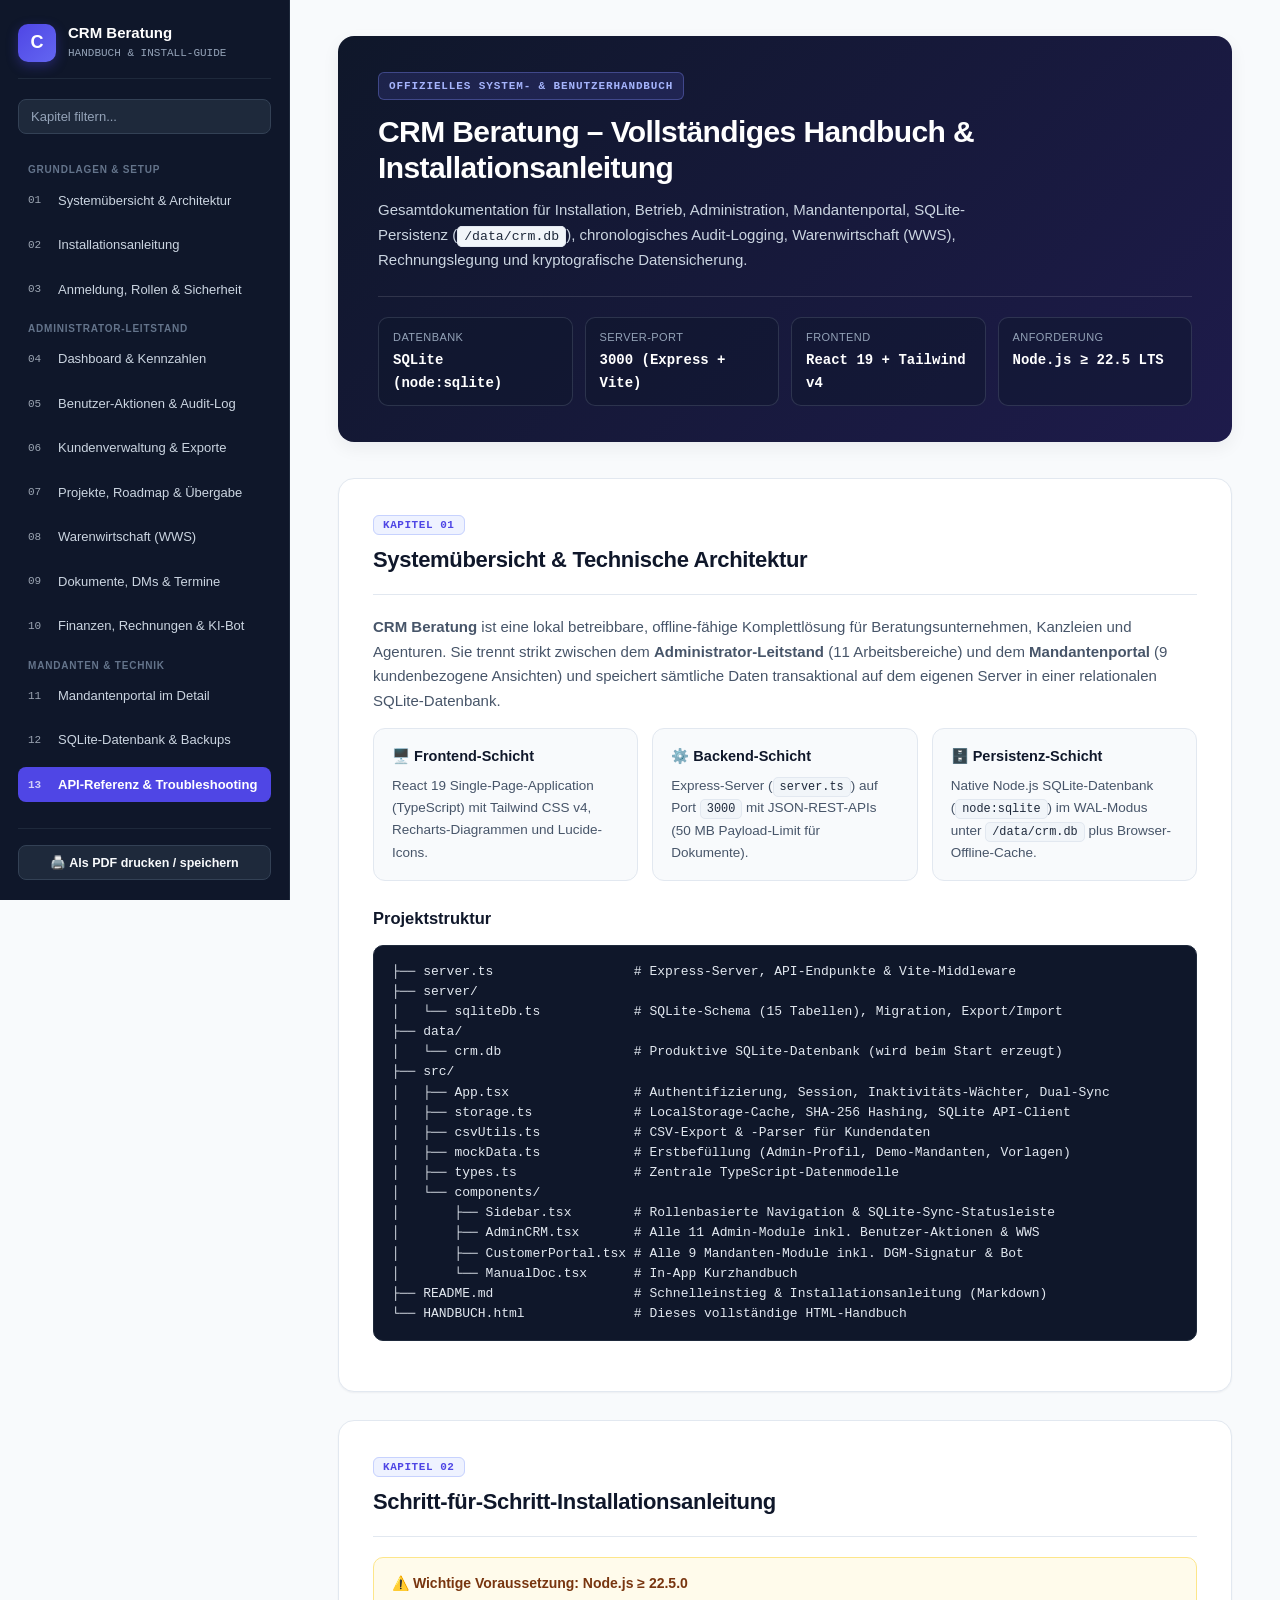
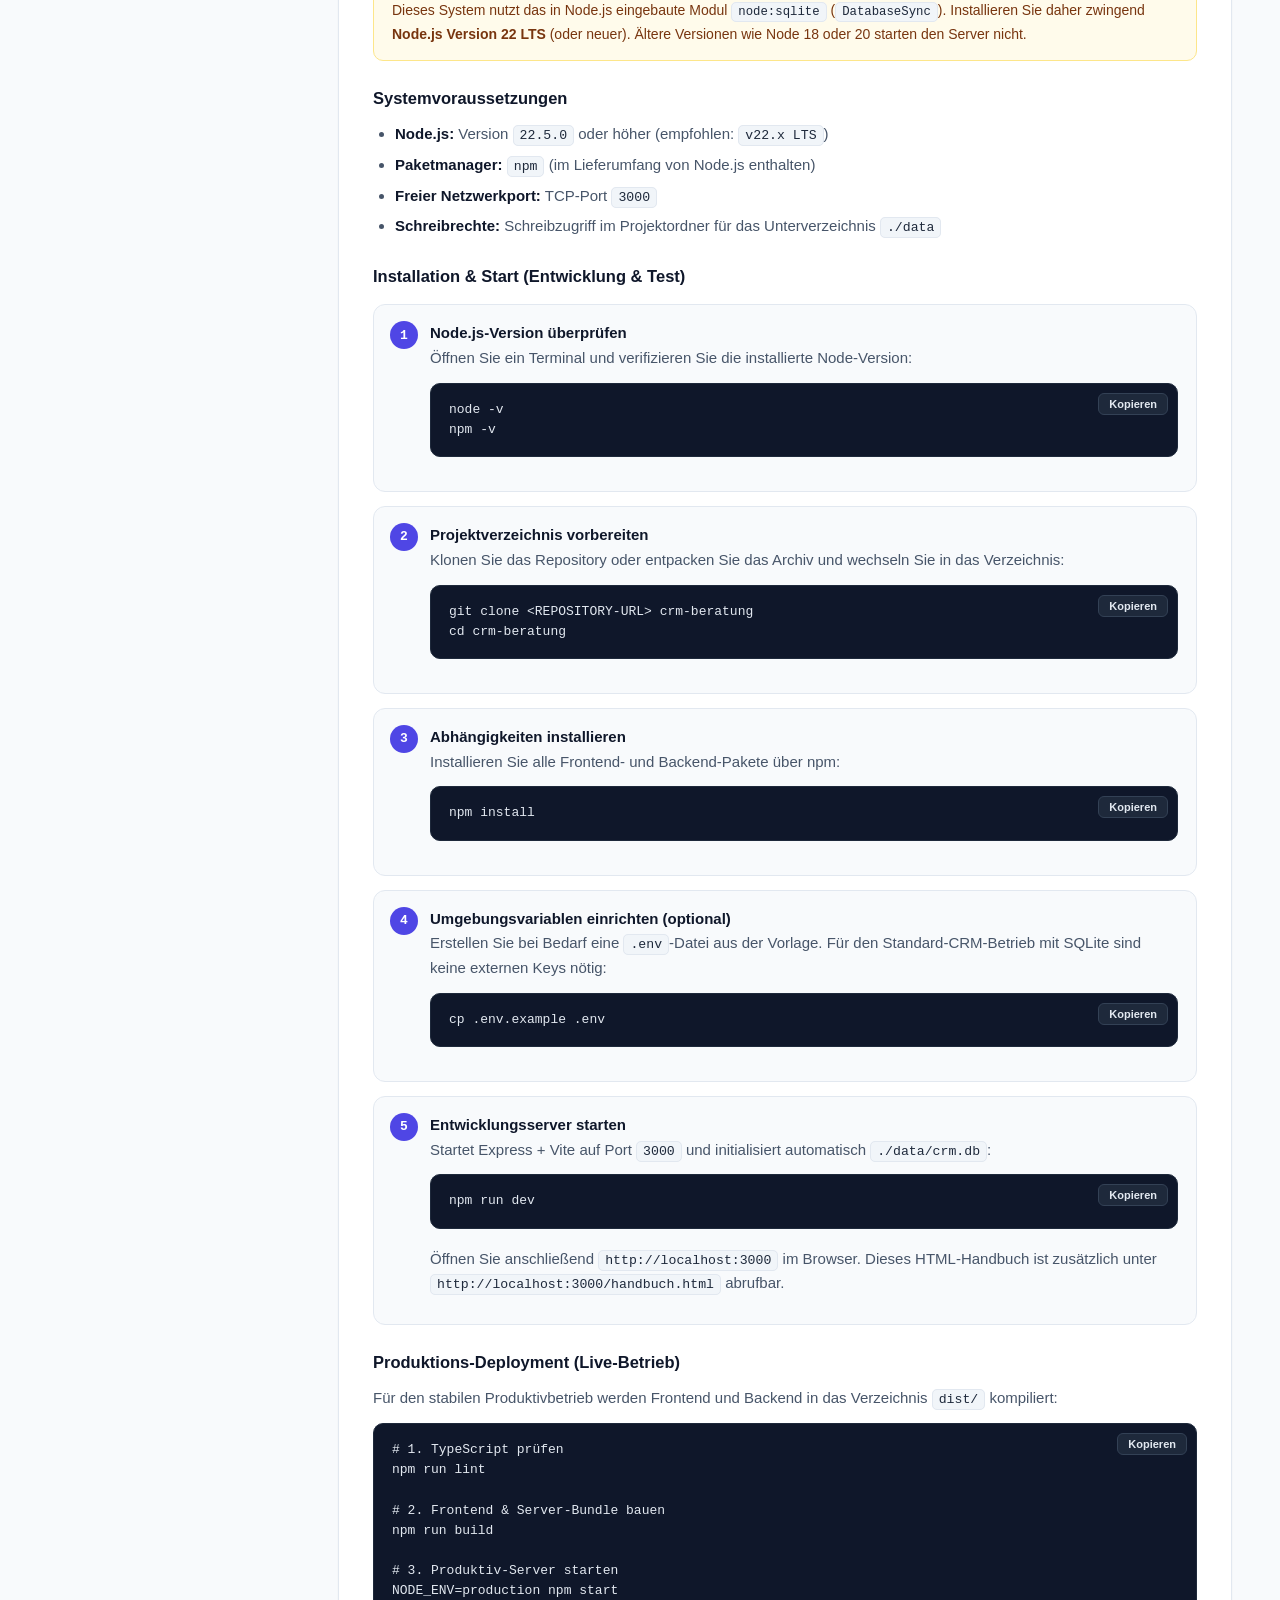
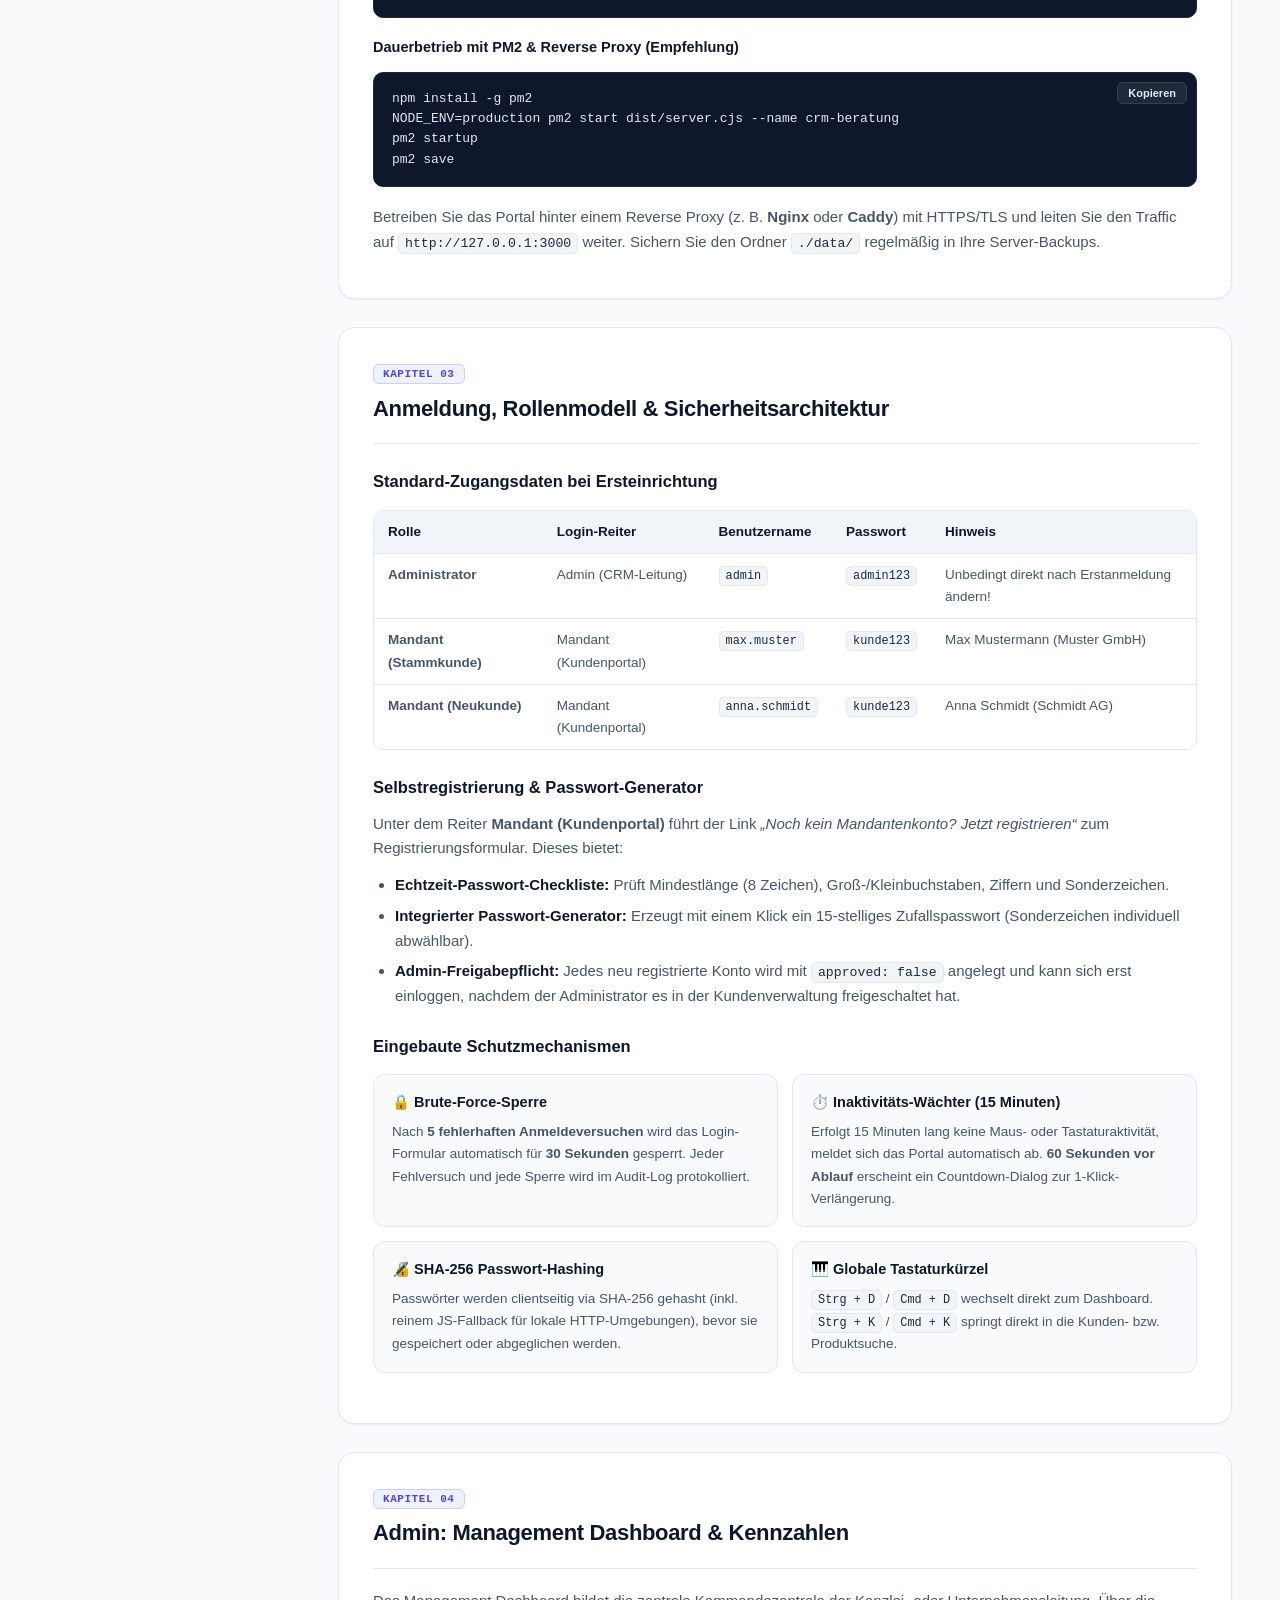
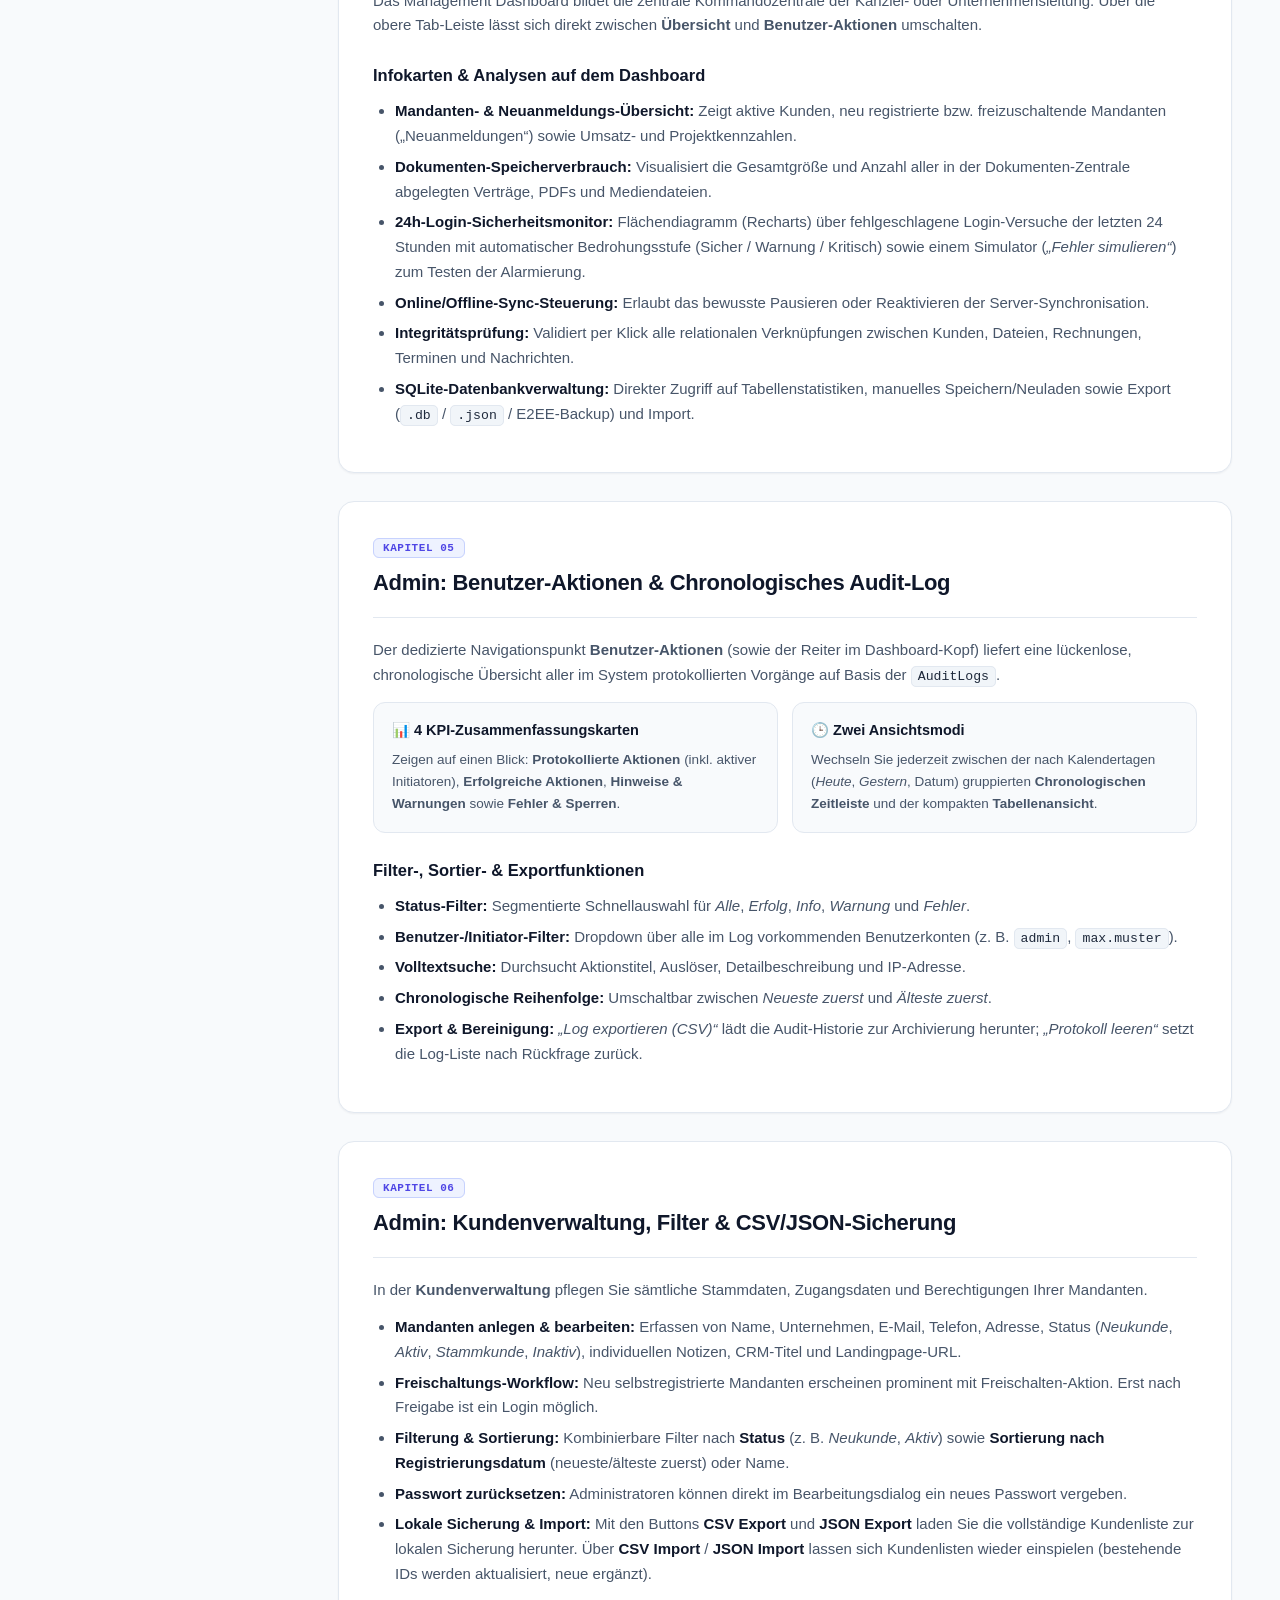
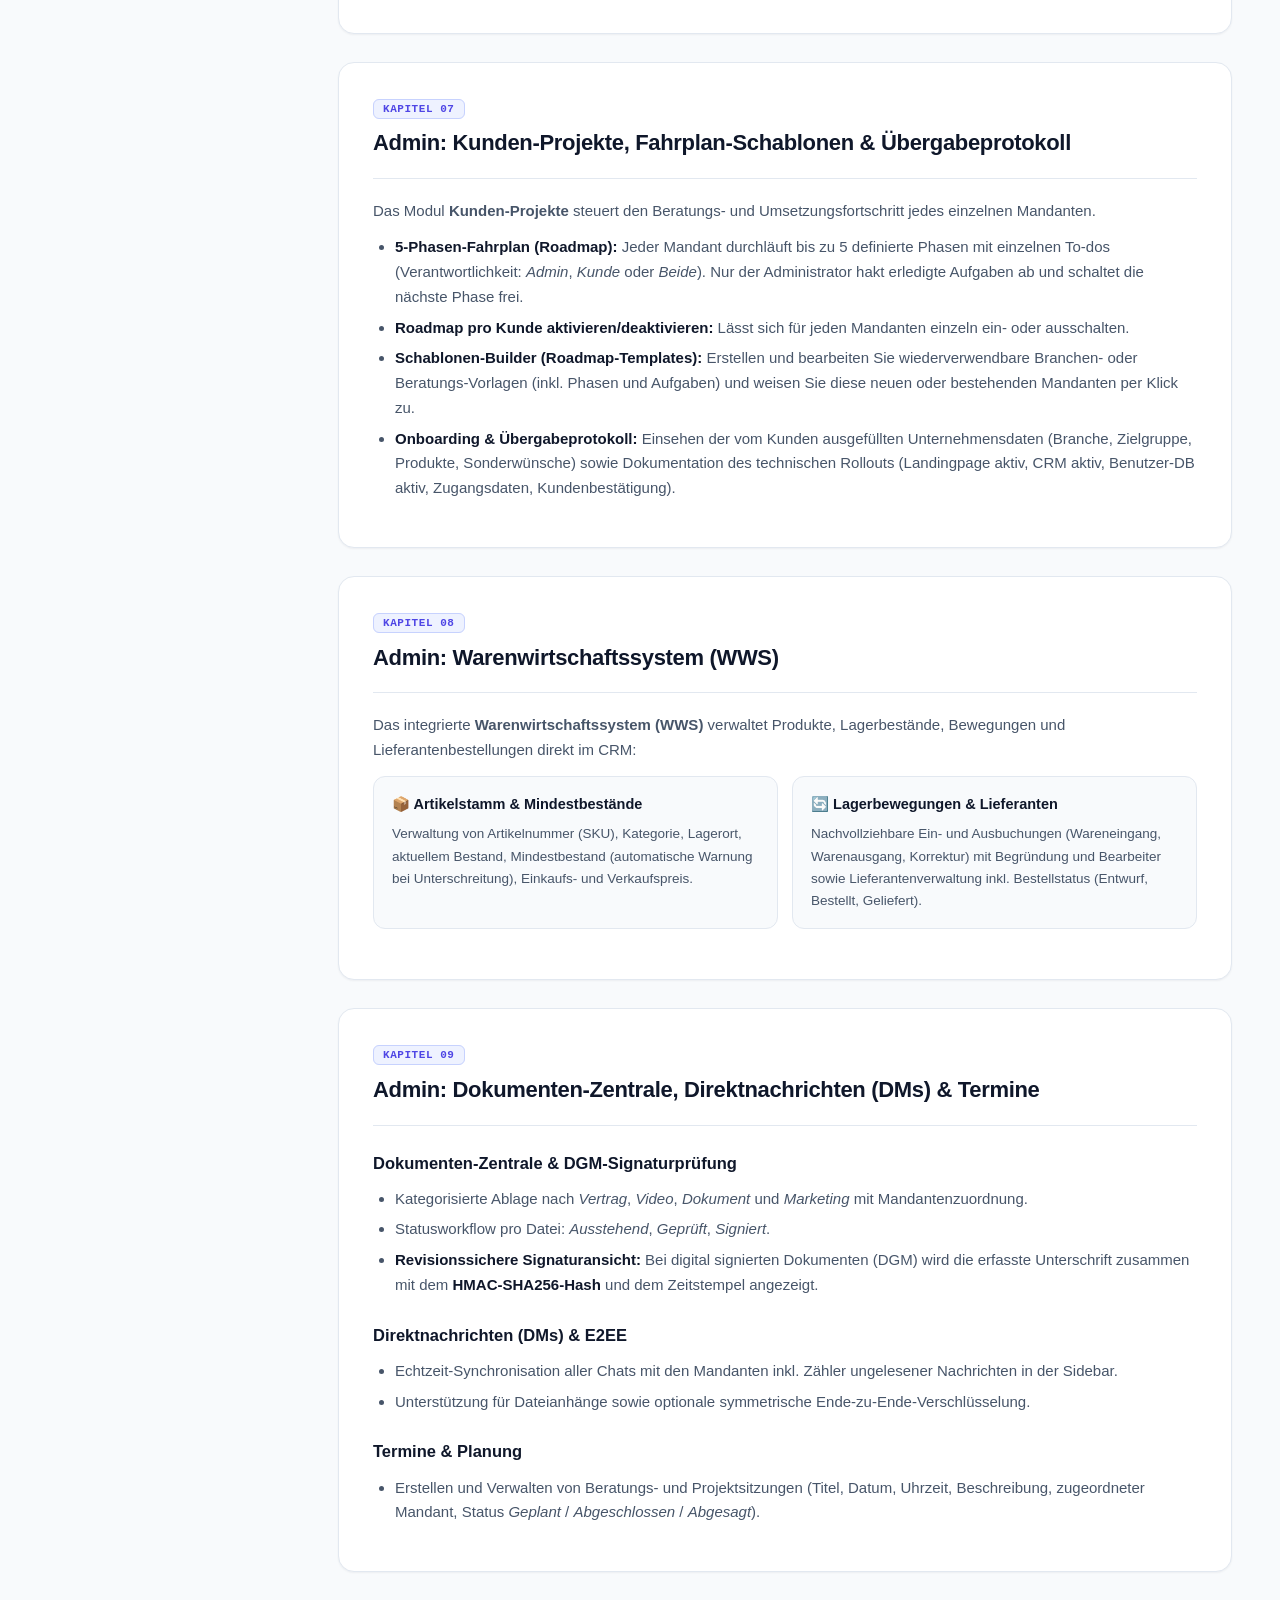
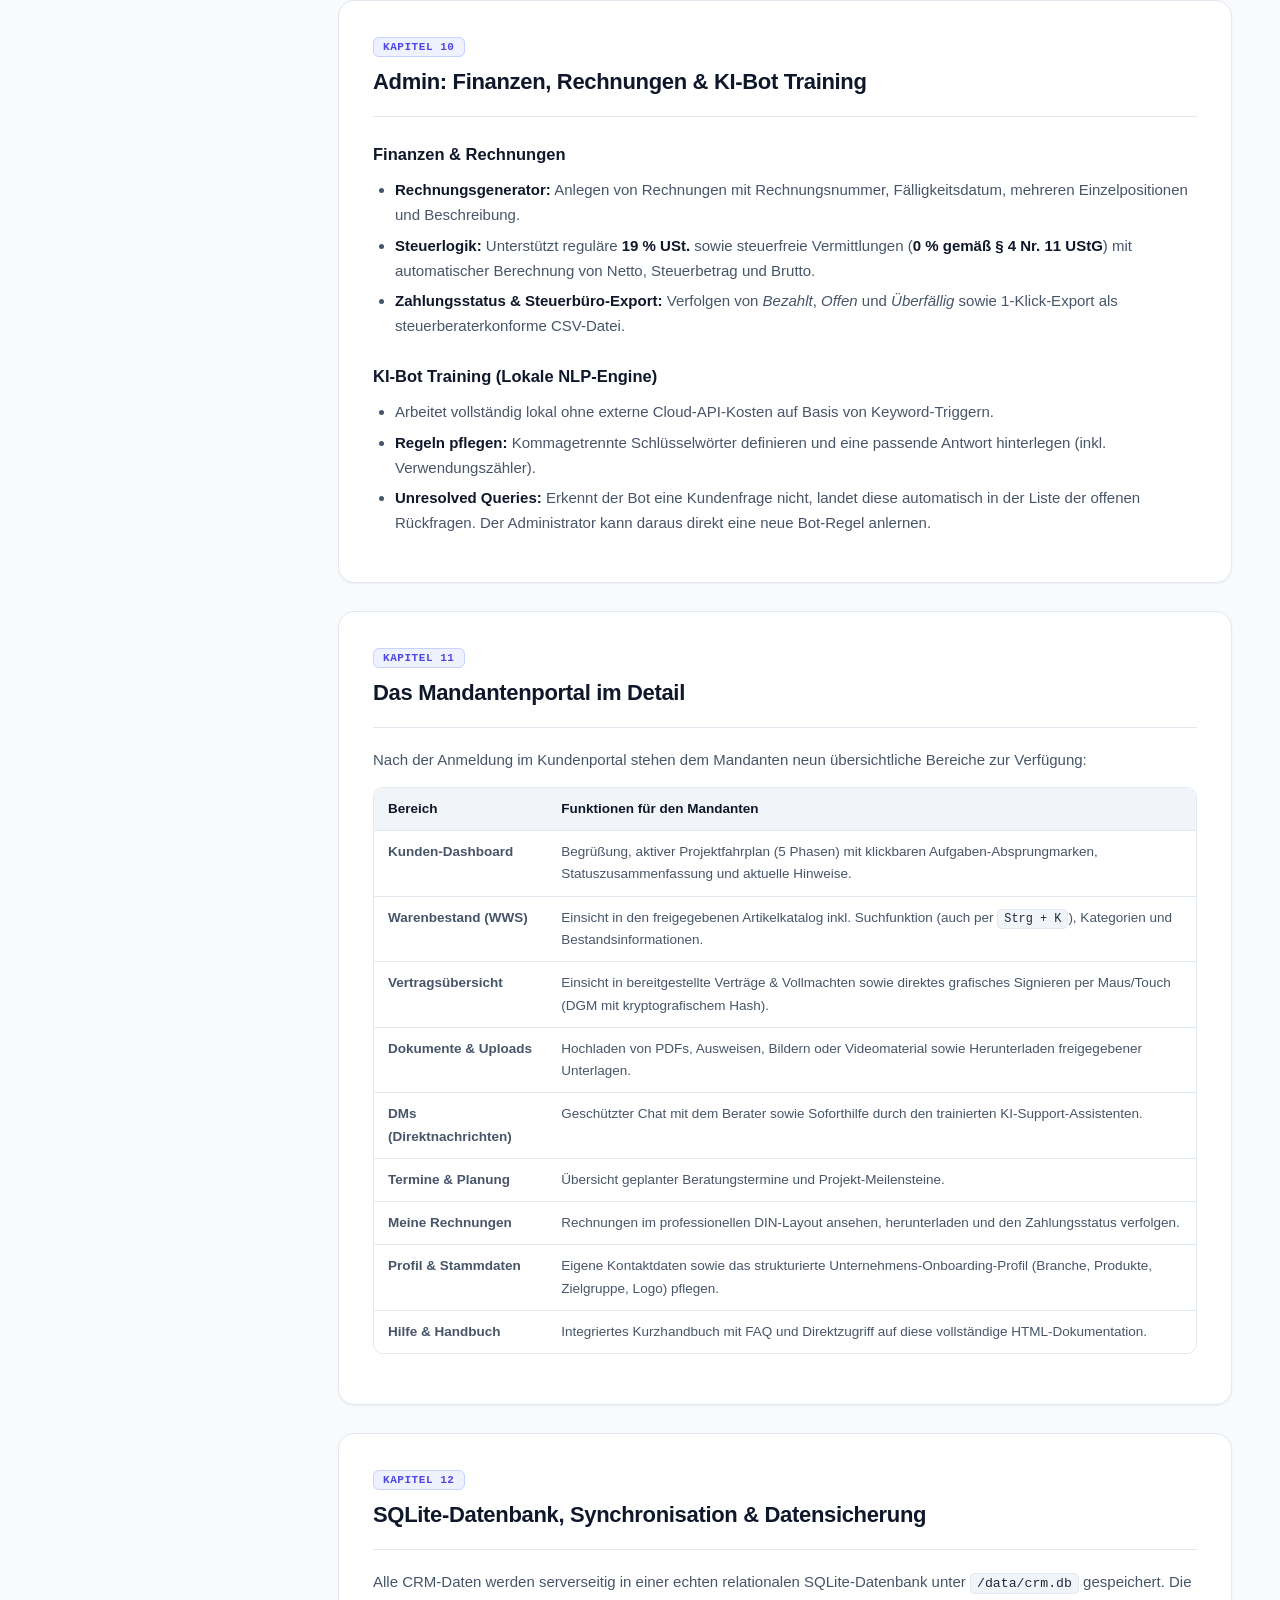
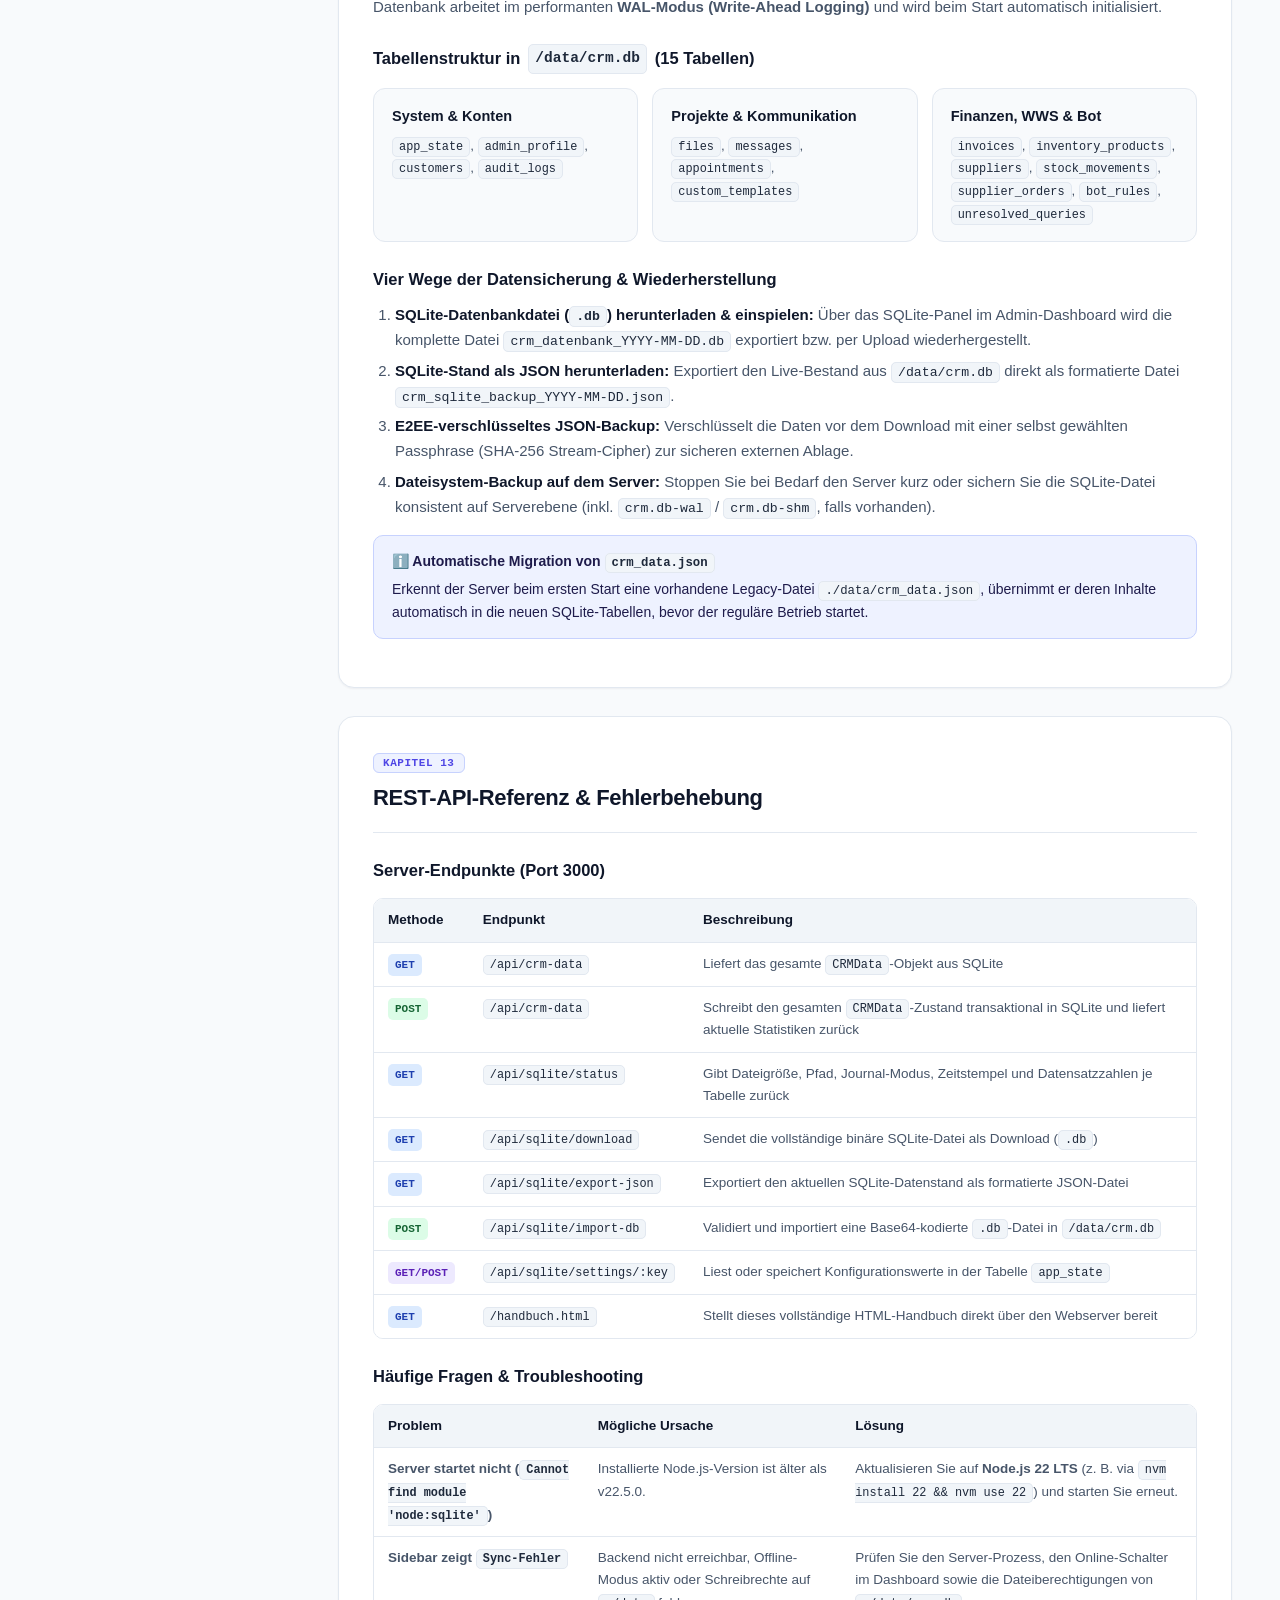
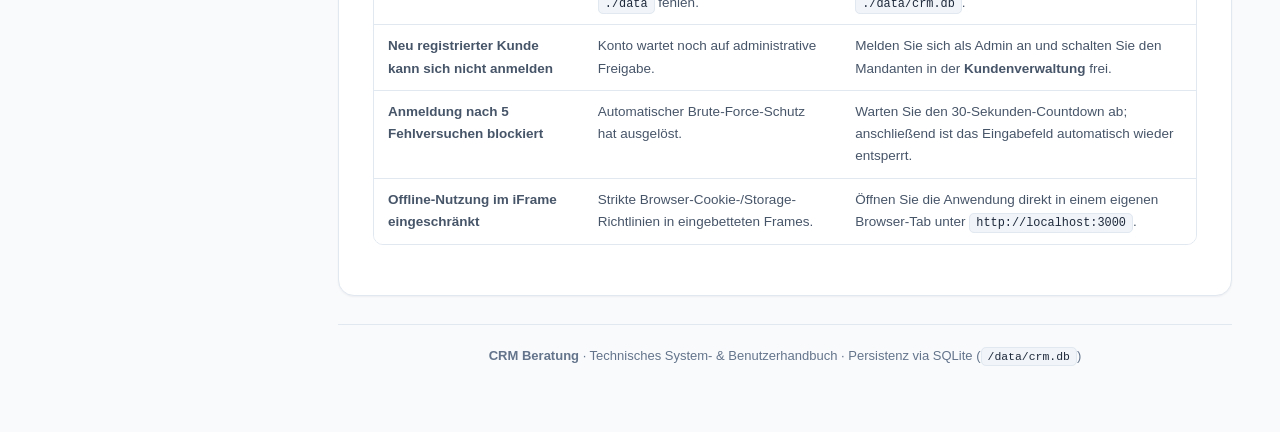
<file: HANDBUCH.html>
<!DOCTYPE html>
<html lang="de">
<head>
  <meta charset="UTF-8" />
  <meta name="viewport" content="width=device-width, initial-scale=1.0" />
  <title>CRM Beratung – Vollständiges System- &amp; Benutzerhandbuch</title>
  <style>
    :root {
      --bg: #f8fafc;
      --surface: #ffffff;
      --surface-muted: #f1f5f9;
      --border: #e2e8f0;
      --border-strong: #cbd5e1;
      --text: #0f172a;
      --text-muted: #475569;
      --text-soft: #64748b;
      --primary: #4f46e5;
      --primary-dark: #3730a3;
      --primary-soft: #eef2ff;
      --emerald: #059669;
      --emerald-soft: #ecfdf5;
      --amber: #d97706;
      --amber-soft: #fffbeb;
      --rose: #e11d48;
      --rose-soft: #fff1f2;
      --sidebar-bg: #0f172a;
      --sidebar-text: #cbd5e1;
      --code-bg: #0f172a;
      --code-text: #e2e8f0;
      --radius: 12px;
      --shadow-sm: 0 1px 2px rgba(15, 23, 42, 0.05);
      --shadow-md: 0 6px 18px rgba(15, 23, 42, 0.06);
    }

    * {
      box-sizing: border-box;
    }

    html {
      scroll-behavior: smooth;
    }

    body {
      margin: 0;
      font-family: -apple-system, BlinkMacSystemFont, "Segoe UI", Roboto, Inter, "Helvetica Neue", Arial, sans-serif;
      background: var(--bg);
      color: var(--text);
      line-height: 1.65;
      font-size: 15px;
    }

    /* Layout */
    .layout {
      display: grid;
      grid-template-columns: 290px minmax(0, 1fr);
      min-height: 100vh;
    }

    /* Sidebar Navigation */
    .sidebar {
      position: sticky;
      top: 0;
      height: 100vh;
      overflow-y: auto;
      background: var(--sidebar-bg);
      color: var(--sidebar-text);
      padding: 24px 18px 36px;
      border-right: 1px solid #1e293b;
      display: flex;
      flex-direction: column;
      gap: 20px;
    }

    .brand {
      display: flex;
      align-items: center;
      gap: 12px;
      padding-bottom: 16px;
      border-bottom: 1px solid #1e293b;
    }

    .brand-badge {
      width: 38px;
      height: 38px;
      border-radius: 10px;
      background: linear-gradient(135deg, #4f46e5, #6366f1);
      color: #fff;
      font-weight: 800;
      font-size: 18px;
      display: flex;
      align-items: center;
      justify-content: center;
      flex-shrink: 0;
      box-shadow: 0 4px 12px rgba(79, 70, 229, 0.35);
    }

    .brand-title {
      font-size: 15px;
      font-weight: 700;
      color: #fff;
      line-height: 1.2;
    }

    .brand-sub {
      font-size: 11px;
      color: #94a3b8;
      font-family: ui-monospace, SFMono-Regular, Menlo, Consolas, monospace;
      margin-top: 2px;
    }

    .nav-search {
      position: relative;
    }

    .nav-search input {
      width: 100%;
      padding: 9px 12px;
      border-radius: 8px;
      border: 1px solid #334155;
      background: #1e293b;
      color: #f8fafc;
      font-size: 13px;
      outline: none;
    }

    .nav-search input:focus {
      border-color: #6366f1;
    }

    .nav-search input::placeholder {
      color: #94a3b8;
    }

    .nav-group-label {
      font-size: 10px;
      text-transform: uppercase;
      letter-spacing: 0.08em;
      color: #64748b;
      font-weight: 700;
      padding: 8px 10px 4px;
    }

    .nav-list {
      list-style: none;
      margin: 0;
      padding: 0;
      display: flex;
      flex-direction: column;
      gap: 3px;
    }

    .nav-list a {
      display: flex;
      align-items: center;
      gap: 8px;
      padding: 7px 10px;
      border-radius: 8px;
      color: #cbd5e1;
      text-decoration: none;
      font-size: 13px;
      font-weight: 500;
      transition: background 0.15s, color 0.15s;
    }

    .nav-list a:hover {
      background: #1e293b;
      color: #fff;
    }

    .nav-list a.active {
      background: #4f46e5;
      color: #fff;
      font-weight: 600;
    }

    .nav-num {
      font-family: ui-monospace, SFMono-Regular, Menlo, Consolas, monospace;
      font-size: 11px;
      opacity: 0.75;
      min-width: 22px;
    }

    .sidebar-actions {
      margin-top: auto;
      padding-top: 16px;
      border-top: 1px solid #1e293b;
      display: flex;
      flex-direction: column;
      gap: 8px;
    }

    .btn-print {
      width: 100%;
      padding: 9px 12px;
      border-radius: 8px;
      border: 1px solid #334155;
      background: #1e293b;
      color: #f8fafc;
      font-size: 12.5px;
      font-weight: 600;
      cursor: pointer;
      transition: background 0.15s;
    }

    .btn-print:hover {
      background: #334155;
    }

    /* Main Content */
    .main {
      padding: 36px 48px 72px;
      max-width: 1080px;
      width: 100%;
      margin: 0 auto;
    }

    /* Hero Banner */
    .hero {
      background: linear-gradient(135deg, #0f172a 0%, #1e1b4b 100%);
      color: #fff;
      border-radius: 16px;
      padding: 36px 40px;
      margin-bottom: 36px;
      box-shadow: var(--shadow-md);
      position: relative;
      overflow: hidden;
    }

    .hero-eyebrow {
      display: inline-block;
      font-family: ui-monospace, SFMono-Regular, Menlo, Consolas, monospace;
      font-size: 11px;
      font-weight: 700;
      letter-spacing: 0.08em;
      text-transform: uppercase;
      color: #a5b4fc;
      background: rgba(99, 102, 241, 0.16);
      border: 1px solid rgba(129, 140, 248, 0.35);
      padding: 4px 10px;
      border-radius: 6px;
      margin-bottom: 14px;
    }

    .hero h1 {
      margin: 0 0 12px;
      font-size: 30px;
      line-height: 1.2;
      letter-spacing: -0.02em;
    }

    .hero p {
      margin: 0;
      color: #cbd5e1;
      max-width: 72ch;
      font-size: 15px;
    }

    .hero-meta {
      display: grid;
      grid-template-columns: repeat(auto-fit, minmax(170px, 1fr));
      gap: 12px;
      margin-top: 24px;
      padding-top: 20px;
      border-top: 1px solid rgba(255, 255, 255, 0.12);
    }

    .hero-stat {
      background: rgba(15, 23, 42, 0.45);
      border: 1px solid rgba(148, 163, 184, 0.2);
      border-radius: 10px;
      padding: 10px 14px;
    }

    .hero-stat .k {
      font-size: 11px;
      color: #94a3b8;
      text-transform: uppercase;
      letter-spacing: 0.04em;
    }

    .hero-stat .v {
      font-size: 14px;
      font-weight: 700;
      color: #fff;
      font-family: ui-monospace, SFMono-Regular, Menlo, Consolas, monospace;
      margin-top: 2px;
    }

    /* Sections */
    section.chapter {
      background: var(--surface);
      border: 1px solid var(--border);
      border-radius: 16px;
      padding: 32px 34px;
      margin-bottom: 28px;
      box-shadow: var(--shadow-sm);
      scroll-margin-top: 24px;
    }

    .chapter-header {
      display: flex;
      align-items: center;
      justify-content: space-between;
      flex-wrap: wrap;
      gap: 12px;
      padding-bottom: 16px;
      margin-bottom: 20px;
      border-bottom: 1px solid var(--border);
    }

    .chapter-tag {
      font-family: ui-monospace, SFMono-Regular, Menlo, Consolas, monospace;
      font-size: 11px;
      font-weight: 700;
      color: var(--primary);
      background: var(--primary-soft);
      border: 1px solid #c7d2fe;
      padding: 3px 9px;
      border-radius: 6px;
      text-transform: uppercase;
      letter-spacing: 0.05em;
    }

    h2 {
      margin: 6px 0 0;
      font-size: 22px;
      letter-spacing: -0.015em;
      color: var(--text);
    }

    h3 {
      margin: 24px 0 10px;
      font-size: 16.5px;
      color: var(--text);
      display: flex;
      align-items: center;
      gap: 8px;
    }

    h4 {
      margin: 16px 0 6px;
      font-size: 14.5px;
      color: var(--text);
    }

    p {
      margin: 0 0 12px;
      color: var(--text-muted);
    }

    ul, ol {
      margin: 0 0 14px;
      padding-left: 22px;
      color: var(--text-muted);
    }

    li {
      margin-bottom: 6px;
    }

    li strong {
      color: var(--text);
    }

    code {
      font-family: ui-monospace, SFMono-Regular, Menlo, Consolas, monospace;
      font-size: 0.88em;
      background: var(--surface-muted);
      color: #1e293b;
      padding: 2px 6px;
      border-radius: 5px;
      border: 1px solid var(--border);
    }

    /* Code Blocks */
    .code-wrap {
      position: relative;
      margin: 12px 0 18px;
    }

    pre {
      margin: 0;
      background: var(--code-bg);
      color: var(--code-text);
      padding: 16px 18px;
      border-radius: 10px;
      overflow-x: auto;
      font-family: ui-monospace, SFMono-Regular, Menlo, Consolas, monospace;
      font-size: 13px;
      line-height: 1.55;
      border: 1px solid #1e293b;
    }

    pre code {
      background: transparent;
      border: none;
      color: inherit;
      padding: 0;
      font-size: inherit;
    }

    .copy-btn {
      position: absolute;
      top: 10px;
      right: 10px;
      background: #1e293b;
      color: #e2e8f0;
      border: 1px solid #334155;
      border-radius: 6px;
      padding: 4px 10px;
      font-size: 11px;
      font-weight: 600;
      cursor: pointer;
    }

    .copy-btn:hover {
      background: #334155;
    }

    /* Callouts */
    .callout {
      border-radius: 10px;
      padding: 14px 18px;
      margin: 16px 0;
      font-size: 14px;
      border: 1px solid;
    }

    .callout-title {
      font-weight: 700;
      margin-bottom: 4px;
      display: block;
    }

    .callout.info {
      background: var(--primary-soft);
      border-color: #c7d2fe;
      color: #1e1b4b;
    }

    .callout.warn {
      background: var(--amber-soft);
      border-color: #fde68a;
      color: #78350f;
    }

    .callout.success {
      background: var(--emerald-soft);
      border-color: #a7f3d0;
      color: #064e3b;
    }

    .callout.danger {
      background: var(--rose-soft);
      border-color: #fecdd3;
      color: #881337;
    }

    /* Grids & Cards */
    .grid-2 {
      display: grid;
      grid-template-columns: repeat(auto-fit, minmax(270px, 1fr));
      gap: 14px;
      margin: 14px 0 18px;
    }

    .grid-3 {
      display: grid;
      grid-template-columns: repeat(auto-fit, minmax(220px, 1fr));
      gap: 14px;
      margin: 14px 0 18px;
    }

    .card {
      background: var(--bg);
      border: 1px solid var(--border);
      border-radius: 12px;
      padding: 16px 18px;
    }

    .card h4 {
      margin: 0 0 6px;
      font-size: 14.5px;
      color: var(--text);
    }

    .card p {
      margin: 0;
      font-size: 13.5px;
    }

    /* Tables */
    .table-wrap {
      overflow-x: auto;
      margin: 14px 0 18px;
      border: 1px solid var(--border);
      border-radius: 10px;
    }

    table {
      width: 100%;
      border-collapse: collapse;
      font-size: 13.5px;
      text-align: left;
      background: var(--surface);
    }

    th {
      background: var(--surface-muted);
      color: var(--text);
      font-weight: 700;
      padding: 10px 14px;
      border-bottom: 1px solid var(--border);
      white-space: nowrap;
    }

    td {
      padding: 10px 14px;
      border-bottom: 1px solid var(--border);
      color: var(--text-muted);
      vertical-align: top;
    }

    tr:last-child td {
      border-bottom: none;
    }

    .badge {
      display: inline-block;
      font-family: ui-monospace, SFMono-Regular, Menlo, Consolas, monospace;
      font-size: 11px;
      font-weight: 700;
      padding: 2px 7px;
      border-radius: 5px;
    }

    .badge-get { background: #dbeafe; color: #1e40af; }
    .badge-post { background: #dcfce7; color: #166534; }
    .badge-sec { background: #ede9fe; color: #5b21b6; }

    /* Step List */
    .steps {
      counter-reset: step;
      list-style: none;
      padding: 0;
      margin: 14px 0;
      display: flex;
      flex-direction: column;
      gap: 14px;
    }

    .steps > li {
      counter-increment: step;
      position: relative;
      padding: 16px 18px 16px 56px;
      background: var(--bg);
      border: 1px solid var(--border);
      border-radius: 12px;
      margin: 0;
    }

    .steps > li::before {
      content: counter(step);
      position: absolute;
      left: 16px;
      top: 16px;
      width: 28px;
      height: 28px;
      border-radius: 50%;
      background: var(--primary);
      color: #fff;
      font-weight: 700;
      font-size: 13px;
      display: flex;
      align-items: center;
      justify-content: center;
      font-family: ui-monospace, SFMono-Regular, Menlo, Consolas, monospace;
    }

    .footer {
      text-align: center;
      color: var(--text-soft);
      font-size: 13px;
      margin-top: 20px;
      padding-top: 20px;
      border-top: 1px solid var(--border);
    }

    /* Responsive & Print */
    @media (max-width: 960px) {
      .layout {
        grid-template-columns: 1fr;
      }
      .sidebar {
        position: relative;
        height: auto;
      }
      .main {
        padding: 24px 18px 48px;
      }
      section.chapter {
        padding: 22px 18px;
      }
    }

    @media print {
      body {
        background: #fff;
      }
      .sidebar, .copy-btn {
        display: none !important;
      }
      .layout {
        display: block;
      }
      .main {
        max-width: 100%;
        padding: 0;
      }
      section.chapter, .hero {
        box-shadow: none;
        break-inside: avoid-page;
      }
    }
  </style>
</head>
<body>
  <div class="layout">
    <!-- SIDEBAR -->
    <aside class="sidebar">
      <div class="brand">
        <div class="brand-badge">C</div>
        <div>
          <div class="brand-title">CRM Beratung</div>
          <div class="brand-sub">HANDBUCH &amp; INSTALL-GUIDE</div>
        </div>
      </div>

      <div class="nav-search">
        <input id="toc-filter" type="search" placeholder="Kapitel filtern..." aria-label="Kapitel filtern" />
      </div>

      <nav aria-label="Inhaltsverzeichnis">
        <div class="nav-group-label">Grundlagen &amp; Setup</div>
        <ul class="nav-list">
          <li><a href="#kap-1"><span class="nav-num">01</span> Systemübersicht &amp; Architektur</a></li>
          <li><a href="#kap-2"><span class="nav-num">02</span> Installationsanleitung</a></li>
          <li><a href="#kap-3"><span class="nav-num">03</span> Anmeldung, Rollen &amp; Sicherheit</a></li>
        </ul>

        <div class="nav-group-label">Administrator-Leitstand</div>
        <ul class="nav-list">
          <li><a href="#kap-4"><span class="nav-num">04</span> Dashboard &amp; Kennzahlen</a></li>
          <li><a href="#kap-5"><span class="nav-num">05</span> Benutzer-Aktionen &amp; Audit-Log</a></li>
          <li><a href="#kap-6"><span class="nav-num">06</span> Kundenverwaltung &amp; Exporte</a></li>
          <li><a href="#kap-7"><span class="nav-num">07</span> Projekte, Roadmap &amp; Übergabe</a></li>
          <li><a href="#kap-8"><span class="nav-num">08</span> Warenwirtschaft (WWS)</a></li>
          <li><a href="#kap-9"><span class="nav-num">09</span> Dokumente, DMs &amp; Termine</a></li>
          <li><a href="#kap-10"><span class="nav-num">10</span> Finanzen, Rechnungen &amp; KI-Bot</a></li>
        </ul>

        <div class="nav-group-label">Mandanten &amp; Technik</div>
        <ul class="nav-list">
          <li><a href="#kap-11"><span class="nav-num">11</span> Mandantenportal im Detail</a></li>
          <li><a href="#kap-12"><span class="nav-num">12</span> SQLite-Datenbank &amp; Backups</a></li>
          <li><a href="#kap-13"><span class="nav-num">13</span> API-Referenz &amp; Troubleshooting</a></li>
        </ul>
      </nav>

      <div class="sidebar-actions">
        <button type="button" class="btn-print" onclick="window.print()">🖨️ Als PDF drucken / speichern</button>
      </div>
    </aside>

    <!-- MAIN CONTENT -->
    <main class="main">
      <!-- HERO -->
      <header class="hero">
        <span class="hero-eyebrow">Offizielles System- &amp; Benutzerhandbuch</span>
        <h1>CRM Beratung – Vollständiges Handbuch &amp; Installationsanleitung</h1>
        <p>
          Gesamtdokumentation für Installation, Betrieb, Administration, Mandantenportal,
          SQLite-Persistenz (<code>/data/crm.db</code>), chronologisches Audit-Logging,
          Warenwirtschaft (WWS), Rechnungslegung und kryptografische Datensicherung.
        </p>
        <div class="hero-meta">
          <div class="hero-stat">
            <div class="k">Datenbank</div>
            <div class="v">SQLite (node:sqlite)</div>
          </div>
          <div class="hero-stat">
            <div class="k">Server-Port</div>
            <div class="v">3000 (Express + Vite)</div>
          </div>
          <div class="hero-stat">
            <div class="k">Frontend</div>
            <div class="v">React 19 + Tailwind v4</div>
          </div>
          <div class="hero-stat">
            <div class="k">Anforderung</div>
            <div class="v">Node.js ≥ 22.5 LTS</div>
          </div>
        </div>
      </header>

      <!-- KAPITEL 1 -->
      <section class="chapter" id="kap-1">
        <div class="chapter-header">
          <div>
            <span class="chapter-tag">Kapitel 01</span>
            <h2>Systemübersicht &amp; Technische Architektur</h2>
          </div>
        </div>
        <p>
          <strong>CRM Beratung</strong> ist eine lokal betreibbare, offline-fähige Komplettlösung für Beratungsunternehmen,
          Kanzleien und Agenturen. Sie trennt strikt zwischen dem <strong>Administrator-Leitstand</strong> (11 Arbeitsbereiche)
          und dem <strong>Mandantenportal</strong> (9 kundenbezogene Ansichten) und speichert sämtliche Daten transaktional
          auf dem eigenen Server in einer relationalen SQLite-Datenbank.
        </p>

        <div class="grid-3">
          <div class="card">
            <h4>🖥️ Frontend-Schicht</h4>
            <p>React 19 Single-Page-Application (TypeScript) mit Tailwind CSS v4, Recharts-Diagrammen und Lucide-Icons.</p>
          </div>
          <div class="card">
            <h4>⚙️ Backend-Schicht</h4>
            <p>Express-Server (<code>server.ts</code>) auf Port <code>3000</code> mit JSON-REST-APIs (50 MB Payload-Limit für Dokumente).</p>
          </div>
          <div class="card">
            <h4>🗄️ Persistenz-Schicht</h4>
            <p>Native Node.js SQLite-Datenbank (<code>node:sqlite</code>) im WAL-Modus unter <code>/data/crm.db</code> plus Browser-Offline-Cache.</p>
          </div>
        </div>

        <h3>Projektstruktur</h3>
        <div class="code-wrap">
          <pre><code>├── server.ts                  # Express-Server, API-Endpunkte &amp; Vite-Middleware
├── server/
│   └── sqliteDb.ts            # SQLite-Schema (15 Tabellen), Migration, Export/Import
├── data/
│   └── crm.db                 # Produktive SQLite-Datenbank (wird beim Start erzeugt)
├── src/
│   ├── App.tsx                # Authentifizierung, Session, Inaktivitäts-Wächter, Dual-Sync
│   ├── storage.ts             # LocalStorage-Cache, SHA-256 Hashing, SQLite API-Client
│   ├── csvUtils.ts            # CSV-Export &amp; -Parser für Kundendaten
│   ├── mockData.ts            # Erstbefüllung (Admin-Profil, Demo-Mandanten, Vorlagen)
│   ├── types.ts               # Zentrale TypeScript-Datenmodelle
│   └── components/
│       ├── Sidebar.tsx        # Rollenbasierte Navigation &amp; SQLite-Sync-Statusleiste
│       ├── AdminCRM.tsx       # Alle 11 Admin-Module inkl. Benutzer-Aktionen &amp; WWS
│       ├── CustomerPortal.tsx # Alle 9 Mandanten-Module inkl. DGM-Signatur &amp; Bot
│       └── ManualDoc.tsx      # In-App Kurzhandbuch
├── README.md                  # Schnelleinstieg &amp; Installationsanleitung (Markdown)
└── HANDBUCH.html              # Dieses vollständige HTML-Handbuch</code></pre>
        </div>
      </section>

      <!-- KAPITEL 2 -->
      <section class="chapter" id="kap-2">
        <div class="chapter-header">
          <div>
            <span class="chapter-tag">Kapitel 02</span>
            <h2>Schritt-für-Schritt-Installationsanleitung</h2>
          </div>
        </div>

        <div class="callout warn">
          <span class="callout-title">⚠️ Wichtige Voraussetzung: Node.js ≥ 22.5.0</span>
          Dieses System nutzt das in Node.js eingebaute Modul <code>node:sqlite</code> (<code>DatabaseSync</code>).
          Installieren Sie daher zwingend <strong>Node.js Version 22 LTS</strong> (oder neuer). Ältere Versionen wie Node 18 oder 20 starten den Server nicht.
        </div>

        <h3>Systemvoraussetzungen</h3>
        <ul>
          <li><strong>Node.js:</strong> Version <code>22.5.0</code> oder höher (empfohlen: <code>v22.x LTS</code>)</li>
          <li><strong>Paketmanager:</strong> <code>npm</code> (im Lieferumfang von Node.js enthalten)</li>
          <li><strong>Freier Netzwerkport:</strong> TCP-Port <code>3000</code></li>
          <li><strong>Schreibrechte:</strong> Schreibzugriff im Projektordner für das Unterverzeichnis <code>./data</code></li>
        </ul>

        <h3>Installation &amp; Start (Entwicklung &amp; Test)</h3>
        <ol class="steps">
          <li>
            <strong>Node.js-Version überprüfen</strong>
            <p>Öffnen Sie ein Terminal und verifizieren Sie die installierte Node-Version:</p>
            <div class="code-wrap">
              <button class="copy-btn" type="button" onclick="copyCode(this)">Kopieren</button>
              <pre><code>node -v
npm -v</code></pre>
            </div>
          </li>
          <li>
            <strong>Projektverzeichnis vorbereiten</strong>
            <p>Klonen Sie das Repository oder entpacken Sie das Archiv und wechseln Sie in das Verzeichnis:</p>
            <div class="code-wrap">
              <button class="copy-btn" type="button" onclick="copyCode(this)">Kopieren</button>
              <pre><code>git clone &lt;REPOSITORY-URL&gt; crm-beratung
cd crm-beratung</code></pre>
            </div>
          </li>
          <li>
            <strong>Abhängigkeiten installieren</strong>
            <p>Installieren Sie alle Frontend- und Backend-Pakete über npm:</p>
            <div class="code-wrap">
              <button class="copy-btn" type="button" onclick="copyCode(this)">Kopieren</button>
              <pre><code>npm install</code></pre>
            </div>
          </li>
          <li>
            <strong>Umgebungsvariablen einrichten (optional)</strong>
            <p>Erstellen Sie bei Bedarf eine <code>.env</code>-Datei aus der Vorlage. Für den Standard-CRM-Betrieb mit SQLite sind keine externen Keys nötig:</p>
            <div class="code-wrap">
              <button class="copy-btn" type="button" onclick="copyCode(this)">Kopieren</button>
              <pre><code>cp .env.example .env</code></pre>
            </div>
          </li>
          <li>
            <strong>Entwicklungsserver starten</strong>
            <p>Startet Express + Vite auf Port <code>3000</code> und initialisiert automatisch <code>./data/crm.db</code>:</p>
            <div class="code-wrap">
              <button class="copy-btn" type="button" onclick="copyCode(this)">Kopieren</button>
              <pre><code>npm run dev</code></pre>
            </div>
            <p>Öffnen Sie anschließend <code>http://localhost:3000</code> im Browser. Dieses HTML-Handbuch ist zusätzlich unter <code>http://localhost:3000/handbuch.html</code> abrufbar.</p>
          </li>
        </ol>

        <h3>Produktions-Deployment (Live-Betrieb)</h3>
        <p>Für den stabilen Produktivbetrieb werden Frontend und Backend in das Verzeichnis <code>dist/</code> kompiliert:</p>
        <div class="code-wrap">
          <button class="copy-btn" type="button" onclick="copyCode(this)">Kopieren</button>
          <pre><code># 1. TypeScript prüfen
npm run lint

# 2. Frontend &amp; Server-Bundle bauen
npm run build

# 3. Produktiv-Server starten
NODE_ENV=production npm start</code></pre>
        </div>

        <h4>Dauerbetrieb mit PM2 &amp; Reverse Proxy (Empfehlung)</h4>
        <div class="code-wrap">
          <button class="copy-btn" type="button" onclick="copyCode(this)">Kopieren</button>
          <pre><code>npm install -g pm2
NODE_ENV=production pm2 start dist/server.cjs --name crm-beratung
pm2 startup
pm2 save</code></pre>
        </div>
        <p>
          Betreiben Sie das Portal hinter einem Reverse Proxy (z. B. <strong>Nginx</strong> oder <strong>Caddy</strong>) mit HTTPS/TLS
          und leiten Sie den Traffic auf <code>http://127.0.0.1:3000</code> weiter. Sichern Sie den Ordner <code>./data/</code> regelmäßig in Ihre Server-Backups.
        </p>
      </section>

      <!-- KAPITEL 3 -->
      <section class="chapter" id="kap-3">
        <div class="chapter-header">
          <div>
            <span class="chapter-tag">Kapitel 03</span>
            <h2>Anmeldung, Rollenmodell &amp; Sicherheitsarchitektur</h2>
          </div>
        </div>

        <h3>Standard-Zugangsdaten bei Ersteinrichtung</h3>
        <div class="table-wrap">
          <table>
            <thead>
              <tr>
                <th>Rolle</th>
                <th>Login-Reiter</th>
                <th>Benutzername</th>
                <th>Passwort</th>
                <th>Hinweis</th>
              </tr>
            </thead>
            <tbody>
              <tr>
                <td><strong>Administrator</strong></td>
                <td>Admin (CRM-Leitung)</td>
                <td><code>admin</code></td>
                <td><code>admin123</code></td>
                <td>Unbedingt direkt nach Erstanmeldung ändern!</td>
              </tr>
              <tr>
                <td><strong>Mandant (Stammkunde)</strong></td>
                <td>Mandant (Kundenportal)</td>
                <td><code>max.muster</code></td>
                <td><code>kunde123</code></td>
                <td>Max Mustermann (Muster GmbH)</td>
              </tr>
              <tr>
                <td><strong>Mandant (Neukunde)</strong></td>
                <td>Mandant (Kundenportal)</td>
                <td><code>anna.schmidt</code></td>
                <td><code>kunde123</code></td>
                <td>Anna Schmidt (Schmidt AG)</td>
              </tr>
            </tbody>
          </table>
        </div>

        <h3>Selbstregistrierung &amp; Passwort-Generator</h3>
        <p>
          Unter dem Reiter <strong>Mandant (Kundenportal)</strong> führt der Link <em>„Noch kein Mandantenkonto? Jetzt registrieren“</em>
          zum Registrierungsformular. Dieses bietet:
        </p>
        <ul>
          <li><strong>Echtzeit-Passwort-Checkliste:</strong> Prüft Mindestlänge (8 Zeichen), Groß-/Kleinbuchstaben, Ziffern und Sonderzeichen.</li>
          <li><strong>Integrierter Passwort-Generator:</strong> Erzeugt mit einem Klick ein 15-stelliges Zufallspasswort (Sonderzeichen individuell abwählbar).</li>
          <li><strong>Admin-Freigabepflicht:</strong> Jedes neu registrierte Konto wird mit <code>approved: false</code> angelegt und kann sich erst einloggen, nachdem der Administrator es in der Kundenverwaltung freigeschaltet hat.</li>
        </ul>

        <h3>Eingebaute Schutzmechanismen</h3>
        <div class="grid-2">
          <div class="card">
            <h4>🔒 Brute-Force-Sperre</h4>
            <p>Nach <strong>5 fehlerhaften Anmeldeversuchen</strong> wird das Login-Formular automatisch für <strong>30 Sekunden</strong> gesperrt. Jeder Fehlversuch und jede Sperre wird im Audit-Log protokolliert.</p>
          </div>
          <div class="card">
            <h4>⏱️ Inaktivitäts-Wächter (15 Minuten)</h4>
            <p>Erfolgt 15 Minuten lang keine Maus- oder Tastaturaktivität, meldet sich das Portal automatisch ab. <strong>60 Sekunden vor Ablauf</strong> erscheint ein Countdown-Dialog zur 1-Klick-Verlängerung.</p>
          </div>
          <div class="card">
            <h4>🔏 SHA-256 Passwort-Hashing</h4>
            <p>Passwörter werden clientseitig via SHA-256 gehasht (inkl. reinem JS-Fallback für lokale HTTP-Umgebungen), bevor sie gespeichert oder abgeglichen werden.</p>
          </div>
          <div class="card">
            <h4>🎹 Globale Tastaturkürzel</h4>
            <p><code>Strg + D</code> / <code>Cmd + D</code> wechselt direkt zum Dashboard. <code>Strg + K</code> / <code>Cmd + K</code> springt direkt in die Kunden- bzw. Produktsuche.</p>
          </div>
        </div>
      </section>

      <!-- KAPITEL 4 -->
      <section class="chapter" id="kap-4">
        <div class="chapter-header">
          <div>
            <span class="chapter-tag">Kapitel 04</span>
            <h2>Admin: Management Dashboard &amp; Kennzahlen</h2>
          </div>
        </div>
        <p>
          Das Management Dashboard bildet die zentrale Kommandozentrale der Kanzlei- oder Unternehmensleitung.
          Über die obere Tab-Leiste lässt sich direkt zwischen <strong>Übersicht</strong> und <strong>Benutzer-Aktionen</strong> umschalten.
        </p>

        <h3>Infokarten &amp; Analysen auf dem Dashboard</h3>
        <ul>
          <li><strong>Mandanten- &amp; Neuanmeldungs-Übersicht:</strong> Zeigt aktive Kunden, neu registrierte bzw. freizuschaltende Mandanten („Neuanmeldungen“) sowie Umsatz- und Projektkennzahlen.</li>
          <li><strong>Dokumenten-Speicherverbrauch:</strong> Visualisiert die Gesamtgröße und Anzahl aller in der Dokumenten-Zentrale abgelegten Verträge, PDFs und Mediendateien.</li>
          <li><strong>24h-Login-Sicherheitsmonitor:</strong> Flächendiagramm (Recharts) über fehlgeschlagene Login-Versuche der letzten 24 Stunden mit automatischer Bedrohungsstufe (Sicher / Warnung / Kritisch) sowie einem Simulator (<em>„Fehler simulieren“</em>) zum Testen der Alarmierung.</li>
          <li><strong>Online/Offline-Sync-Steuerung:</strong> Erlaubt das bewusste Pausieren oder Reaktivieren der Server-Synchronisation.</li>
          <li><strong>Integritätsprüfung:</strong> Validiert per Klick alle relationalen Verknüpfungen zwischen Kunden, Dateien, Rechnungen, Terminen und Nachrichten.</li>
          <li><strong>SQLite-Datenbankverwaltung:</strong> Direkter Zugriff auf Tabellenstatistiken, manuelles Speichern/Neuladen sowie Export (<code>.db</code> / <code>.json</code> / E2EE-Backup) und Import.</li>
        </ul>
      </section>

      <!-- KAPITEL 5 -->
      <section class="chapter" id="kap-5">
        <div class="chapter-header">
          <div>
            <span class="chapter-tag">Kapitel 05</span>
            <h2>Admin: Benutzer-Aktionen &amp; Chronologisches Audit-Log</h2>
          </div>
        </div>
        <p>
          Der dedizierte Navigationspunkt <strong>Benutzer-Aktionen</strong> (sowie der Reiter im Dashboard-Kopf) liefert eine
          lückenlose, chronologische Übersicht aller im System protokollierten Vorgänge auf Basis der <code>AuditLogs</code>.
        </p>

        <div class="grid-2">
          <div class="card">
            <h4>📊 4 KPI-Zusammenfassungskarten</h4>
            <p>Zeigen auf einen Blick: <strong>Protokollierte Aktionen</strong> (inkl. aktiver Initiatoren), <strong>Erfolgreiche Aktionen</strong>, <strong>Hinweise &amp; Warnungen</strong> sowie <strong>Fehler &amp; Sperren</strong>.</p>
          </div>
          <div class="card">
            <h4>🕒 Zwei Ansichtsmodi</h4>
            <p>Wechseln Sie jederzeit zwischen der nach Kalendertagen (<em>Heute</em>, <em>Gestern</em>, Datum) gruppierten <strong>Chronologischen Zeitleiste</strong> und der kompakten <strong>Tabellenansicht</strong>.</p>
          </div>
        </div>

        <h3>Filter-, Sortier- &amp; Exportfunktionen</h3>
        <ul>
          <li><strong>Status-Filter:</strong> Segmentierte Schnellauswahl für <em>Alle</em>, <em>Erfolg</em>, <em>Info</em>, <em>Warnung</em> und <em>Fehler</em>.</li>
          <li><strong>Benutzer-/Initiator-Filter:</strong> Dropdown über alle im Log vorkommenden Benutzerkonten (z. B. <code>admin</code>, <code>max.muster</code>).</li>
          <li><strong>Volltextsuche:</strong> Durchsucht Aktionstitel, Auslöser, Detailbeschreibung und IP-Adresse.</li>
          <li><strong>Chronologische Reihenfolge:</strong> Umschaltbar zwischen <em>Neueste zuerst</em> und <em>Älteste zuerst</em>.</li>
          <li><strong>Export &amp; Bereinigung:</strong> <em>„Log exportieren (CSV)“</em> lädt die Audit-Historie zur Archivierung herunter; <em>„Protokoll leeren“</em> setzt die Log-Liste nach Rückfrage zurück.</li>
        </ul>
      </section>

      <!-- KAPITEL 6 -->
      <section class="chapter" id="kap-6">
        <div class="chapter-header">
          <div>
            <span class="chapter-tag">Kapitel 06</span>
            <h2>Admin: Kundenverwaltung, Filter &amp; CSV/JSON-Sicherung</h2>
          </div>
        </div>
        <p>
          In der <strong>Kundenverwaltung</strong> pflegen Sie sämtliche Stammdaten, Zugangsdaten und Berechtigungen Ihrer Mandanten.
        </p>
        <ul>
          <li><strong>Mandanten anlegen &amp; bearbeiten:</strong> Erfassen von Name, Unternehmen, E-Mail, Telefon, Adresse, Status (<em>Neukunde</em>, <em>Aktiv</em>, <em>Stammkunde</em>, <em>Inaktiv</em>), individuellen Notizen, CRM-Titel und Landingpage-URL.</li>
          <li><strong>Freischaltungs-Workflow:</strong> Neu selbstregistrierte Mandanten erscheinen prominent mit Freischalten-Aktion. Erst nach Freigabe ist ein Login möglich.</li>
          <li><strong>Filterung &amp; Sortierung:</strong> Kombinierbare Filter nach <strong>Status</strong> (z. B. <em>Neukunde</em>, <em>Aktiv</em>) sowie <strong>Sortierung nach Registrierungsdatum</strong> (neueste/älteste zuerst) oder Name.</li>
          <li><strong>Passwort zurücksetzen:</strong> Administratoren können direkt im Bearbeitungsdialog ein neues Passwort vergeben.</li>
          <li><strong>Lokale Sicherung &amp; Import:</strong> Mit den Buttons <strong>CSV Export</strong> und <strong>JSON Export</strong> laden Sie die vollständige Kundenliste zur lokalen Sicherung herunter. Über <strong>CSV Import</strong> / <strong>JSON Import</strong> lassen sich Kundenlisten wieder einspielen (bestehende IDs werden aktualisiert, neue ergänzt).</li>
        </ul>
      </section>

      <!-- KAPITEL 7 -->
      <section class="chapter" id="kap-7">
        <div class="chapter-header">
          <div>
            <span class="chapter-tag">Kapitel 07</span>
            <h2>Admin: Kunden-Projekte, Fahrplan-Schablonen &amp; Übergabeprotokoll</h2>
          </div>
        </div>
        <p>
          Das Modul <strong>Kunden-Projekte</strong> steuert den Beratungs- und Umsetzungsfortschritt jedes einzelnen Mandanten.
        </p>
        <ul>
          <li><strong>5-Phasen-Fahrplan (Roadmap):</strong> Jeder Mandant durchläuft bis zu 5 definierte Phasen mit einzelnen To-dos (Verantwortlichkeit: <em>Admin</em>, <em>Kunde</em> oder <em>Beide</em>). Nur der Administrator hakt erledigte Aufgaben ab und schaltet die nächste Phase frei.</li>
          <li><strong>Roadmap pro Kunde aktivieren/deaktivieren:</strong> Lässt sich für jeden Mandanten einzeln ein- oder ausschalten.</li>
          <li><strong>Schablonen-Builder (Roadmap-Templates):</strong> Erstellen und bearbeiten Sie wiederverwendbare Branchen- oder Beratungs-Vorlagen (inkl. Phasen und Aufgaben) und weisen Sie diese neuen oder bestehenden Mandanten per Klick zu.</li>
          <li><strong>Onboarding &amp; Übergabeprotokoll:</strong> Einsehen der vom Kunden ausgefüllten Unternehmensdaten (Branche, Zielgruppe, Produkte, Sonderwünsche) sowie Dokumentation des technischen Rollouts (Landingpage aktiv, CRM aktiv, Benutzer-DB aktiv, Zugangsdaten, Kundenbestätigung).</li>
        </ul>
      </section>

      <!-- KAPITEL 8 -->
      <section class="chapter" id="kap-8">
        <div class="chapter-header">
          <div>
            <span class="chapter-tag">Kapitel 08</span>
            <h2>Admin: Warenwirtschaftssystem (WWS)</h2>
          </div>
        </div>
        <p>
          Das integrierte <strong>Warenwirtschaftssystem (WWS)</strong> verwaltet Produkte, Lagerbestände, Bewegungen und Lieferantenbestellungen direkt im CRM:
        </p>
        <div class="grid-2">
          <div class="card">
            <h4>📦 Artikelstamm &amp; Mindestbestände</h4>
            <p>Verwaltung von Artikelnummer (SKU), Kategorie, Lagerort, aktuellem Bestand, Mindestbestand (automatische Warnung bei Unterschreitung), Einkaufs- und Verkaufspreis.</p>
          </div>
          <div class="card">
            <h4>🔄 Lagerbewegungen &amp; Lieferanten</h4>
            <p>Nachvollziehbare Ein- und Ausbuchungen (Wareneingang, Warenausgang, Korrektur) mit Begründung und Bearbeiter sowie Lieferantenverwaltung inkl. Bestellstatus (Entwurf, Bestellt, Geliefert).</p>
          </div>
        </div>
      </section>

      <!-- KAPITEL 9 -->
      <section class="chapter" id="kap-9">
        <div class="chapter-header">
          <div>
            <span class="chapter-tag">Kapitel 09</span>
            <h2>Admin: Dokumenten-Zentrale, Direktnachrichten (DMs) &amp; Termine</h2>
          </div>
        </div>

        <h3>Dokumenten-Zentrale &amp; DGM-Signaturprüfung</h3>
        <ul>
          <li>Kategorisierte Ablage nach <em>Vertrag</em>, <em>Video</em>, <em>Dokument</em> und <em>Marketing</em> mit Mandantenzuordnung.</li>
          <li>Statusworkflow pro Datei: <em>Ausstehend</em>, <em>Geprüft</em>, <em>Signiert</em>.</li>
          <li><strong>Revisionssichere Signaturansicht:</strong> Bei digital signierten Dokumenten (DGM) wird die erfasste Unterschrift zusammen mit dem <strong>HMAC-SHA256-Hash</strong> und dem Zeitstempel angezeigt.</li>
        </ul>

        <h3>Direktnachrichten (DMs) &amp; E2EE</h3>
        <ul>
          <li>Echtzeit-Synchronisation aller Chats mit den Mandanten inkl. Zähler ungelesener Nachrichten in der Sidebar.</li>
          <li>Unterstützung für Dateianhänge sowie optionale symmetrische Ende-zu-Ende-Verschlüsselung.</li>
        </ul>

        <h3>Termine &amp; Planung</h3>
        <ul>
          <li>Erstellen und Verwalten von Beratungs- und Projektsitzungen (Titel, Datum, Uhrzeit, Beschreibung, zugeordneter Mandant, Status <em>Geplant</em> / <em>Abgeschlossen</em> / <em>Abgesagt</em>).</li>
        </ul>
      </section>

      <!-- KAPITEL 10 -->
      <section class="chapter" id="kap-10">
        <div class="chapter-header">
          <div>
            <span class="chapter-tag">Kapitel 10</span>
            <h2>Admin: Finanzen, Rechnungen &amp; KI-Bot Training</h2>
          </div>
        </div>

        <h3>Finanzen &amp; Rechnungen</h3>
        <ul>
          <li><strong>Rechnungsgenerator:</strong> Anlegen von Rechnungen mit Rechnungsnummer, Fälligkeitsdatum, mehreren Einzelpositionen und Beschreibung.</li>
          <li><strong>Steuerlogik:</strong> Unterstützt reguläre <strong>19 % USt.</strong> sowie steuerfreie Vermittlungen (<strong>0 % gemäß § 4 Nr. 11 UStG</strong>) mit automatischer Berechnung von Netto, Steuerbetrag und Brutto.</li>
          <li><strong>Zahlungsstatus &amp; Steuerbüro-Export:</strong> Verfolgen von <em>Bezahlt</em>, <em>Offen</em> und <em>Überfällig</em> sowie 1-Klick-Export als steuerberaterkonforme CSV-Datei.</li>
        </ul>

        <h3>KI-Bot Training (Lokale NLP-Engine)</h3>
        <ul>
          <li>Arbeitet vollständig lokal ohne externe Cloud-API-Kosten auf Basis von Keyword-Triggern.</li>
          <li><strong>Regeln pflegen:</strong> Kommagetrennte Schlüsselwörter definieren und eine passende Antwort hinterlegen (inkl. Verwendungszähler).</li>
          <li><strong>Unresolved Queries:</strong> Erkennt der Bot eine Kundenfrage nicht, landet diese automatisch in der Liste der offenen Rückfragen. Der Administrator kann daraus direkt eine neue Bot-Regel anlernen.</li>
        </ul>
      </section>

      <!-- KAPITEL 11 -->
      <section class="chapter" id="kap-11">
        <div class="chapter-header">
          <div>
            <span class="chapter-tag">Kapitel 11</span>
            <h2>Das Mandantenportal im Detail</h2>
          </div>
        </div>
        <p>Nach der Anmeldung im Kundenportal stehen dem Mandanten neun übersichtliche Bereiche zur Verfügung:</p>
        <div class="table-wrap">
          <table>
            <thead>
              <tr>
                <th>Bereich</th>
                <th>Funktionen für den Mandanten</th>
              </tr>
            </thead>
            <tbody>
              <tr>
                <td><strong>Kunden-Dashboard</strong></td>
                <td>Begrüßung, aktiver Projektfahrplan (5 Phasen) mit klickbaren Aufgaben-Absprungmarken, Statuszusammenfassung und aktuelle Hinweise.</td>
              </tr>
              <tr>
                <td><strong>Warenbestand (WWS)</strong></td>
                <td>Einsicht in den freigegebenen Artikelkatalog inkl. Suchfunktion (auch per <code>Strg + K</code>), Kategorien und Bestandsinformationen.</td>
              </tr>
              <tr>
                <td><strong>Vertragsübersicht</strong></td>
                <td>Einsicht in bereitgestellte Verträge &amp; Vollmachten sowie direktes grafisches Signieren per Maus/Touch (DGM mit kryptografischem Hash).</td>
              </tr>
              <tr>
                <td><strong>Dokumente &amp; Uploads</strong></td>
                <td>Hochladen von PDFs, Ausweisen, Bildern oder Videomaterial sowie Herunterladen freigegebener Unterlagen.</td>
              </tr>
              <tr>
                <td><strong>DMs (Direktnachrichten)</strong></td>
                <td>Geschützter Chat mit dem Berater sowie Soforthilfe durch den trainierten KI-Support-Assistenten.</td>
              </tr>
              <tr>
                <td><strong>Termine &amp; Planung</strong></td>
                <td>Übersicht geplanter Beratungstermine und Projekt-Meilensteine.</td>
              </tr>
              <tr>
                <td><strong>Meine Rechnungen</strong></td>
                <td>Rechnungen im professionellen DIN-Layout ansehen, herunterladen und den Zahlungsstatus verfolgen.</td>
              </tr>
              <tr>
                <td><strong>Profil &amp; Stammdaten</strong></td>
                <td>Eigene Kontaktdaten sowie das strukturierte Unternehmens-Onboarding-Profil (Branche, Produkte, Zielgruppe, Logo) pflegen.</td>
              </tr>
              <tr>
                <td><strong>Hilfe &amp; Handbuch</strong></td>
                <td>Integriertes Kurzhandbuch mit FAQ und Direktzugriff auf diese vollständige HTML-Dokumentation.</td>
              </tr>
            </tbody>
          </table>
        </div>
      </section>

      <!-- KAPITEL 12 -->
      <section class="chapter" id="kap-12">
        <div class="chapter-header">
          <div>
            <span class="chapter-tag">Kapitel 12</span>
            <h2>SQLite-Datenbank, Synchronisation &amp; Datensicherung</h2>
          </div>
        </div>
        <p>
          Alle CRM-Daten werden serverseitig in einer echten relationalen SQLite-Datenbank unter <code>/data/crm.db</code> gespeichert.
          Die Datenbank arbeitet im performanten <strong>WAL-Modus (Write-Ahead Logging)</strong> und wird beim Start automatisch initialisiert.
        </p>

        <h3>Tabellenstruktur in <code>/data/crm.db</code> (15 Tabellen)</h3>
        <div class="grid-3">
          <div class="card">
            <h4>System &amp; Konten</h4>
            <p><code>app_state</code>, <code>admin_profile</code>, <code>customers</code>, <code>audit_logs</code></p>
          </div>
          <div class="card">
            <h4>Projekte &amp; Kommunikation</h4>
            <p><code>files</code>, <code>messages</code>, <code>appointments</code>, <code>custom_templates</code></p>
          </div>
          <div class="card">
            <h4>Finanzen, WWS &amp; Bot</h4>
            <p><code>invoices</code>, <code>inventory_products</code>, <code>suppliers</code>, <code>stock_movements</code>, <code>supplier_orders</code>, <code>bot_rules</code>, <code>unresolved_queries</code></p>
          </div>
        </div>

        <h3>Vier Wege der Datensicherung &amp; Wiederherstellung</h3>
        <ol>
          <li><strong>SQLite-Datenbankdatei (<code>.db</code>) herunterladen &amp; einspielen:</strong> Über das SQLite-Panel im Admin-Dashboard wird die komplette Datei <code>crm_datenbank_YYYY-MM-DD.db</code> exportiert bzw. per Upload wiederhergestellt.</li>
          <li><strong>SQLite-Stand als JSON herunterladen:</strong> Exportiert den Live-Bestand aus <code>/data/crm.db</code> direkt als formatierte Datei <code>crm_sqlite_backup_YYYY-MM-DD.json</code>.</li>
          <li><strong>E2EE-verschlüsseltes JSON-Backup:</strong> Verschlüsselt die Daten vor dem Download mit einer selbst gewählten Passphrase (SHA-256 Stream-Cipher) zur sicheren externen Ablage.</li>
          <li><strong>Dateisystem-Backup auf dem Server:</strong> Stoppen Sie bei Bedarf den Server kurz oder sichern Sie die SQLite-Datei konsistent auf Serverebene (inkl. <code>crm.db-wal</code> / <code>crm.db-shm</code>, falls vorhanden).</li>
        </ol>

        <div class="callout info">
          <span class="callout-title">ℹ️ Automatische Migration von <code>crm_data.json</code></span>
          Erkennt der Server beim ersten Start eine vorhandene Legacy-Datei <code>./data/crm_data.json</code>, übernimmt er deren Inhalte automatisch in die neuen SQLite-Tabellen, bevor der reguläre Betrieb startet.
        </div>
      </section>

      <!-- KAPITEL 13 -->
      <section class="chapter" id="kap-13">
        <div class="chapter-header">
          <div>
            <span class="chapter-tag">Kapitel 13</span>
            <h2>REST-API-Referenz &amp; Fehlerbehebung</h2>
          </div>
        </div>

        <h3>Server-Endpunkte (Port 3000)</h3>
        <div class="table-wrap">
          <table>
            <thead>
              <tr>
                <th>Methode</th>
                <th>Endpunkt</th>
                <th>Beschreibung</th>
              </tr>
            </thead>
            <tbody>
              <tr>
                <td><span class="badge badge-get">GET</span></td>
                <td><code>/api/crm-data</code></td>
                <td>Liefert das gesamte <code>CRMData</code>-Objekt aus SQLite</td>
              </tr>
              <tr>
                <td><span class="badge badge-post">POST</span></td>
                <td><code>/api/crm-data</code></td>
                <td>Schreibt den gesamten <code>CRMData</code>-Zustand transaktional in SQLite und liefert aktuelle Statistiken zurück</td>
              </tr>
              <tr>
                <td><span class="badge badge-get">GET</span></td>
                <td><code>/api/sqlite/status</code></td>
                <td>Gibt Dateigröße, Pfad, Journal-Modus, Zeitstempel und Datensatzzahlen je Tabelle zurück</td>
              </tr>
              <tr>
                <td><span class="badge badge-get">GET</span></td>
                <td><code>/api/sqlite/download</code></td>
                <td>Sendet die vollständige binäre SQLite-Datei als Download (<code>.db</code>)</td>
              </tr>
              <tr>
                <td><span class="badge badge-get">GET</span></td>
                <td><code>/api/sqlite/export-json</code></td>
                <td>Exportiert den aktuellen SQLite-Datenstand als formatierte JSON-Datei</td>
              </tr>
              <tr>
                <td><span class="badge badge-post">POST</span></td>
                <td><code>/api/sqlite/import-db</code></td>
                <td>Validiert und importiert eine Base64-kodierte <code>.db</code>-Datei in <code>/data/crm.db</code></td>
              </tr>
              <tr>
                <td><span class="badge badge-sec">GET/POST</span></td>
                <td><code>/api/sqlite/settings/:key</code></td>
                <td>Liest oder speichert Konfigurationswerte in der Tabelle <code>app_state</code></td>
              </tr>
              <tr>
                <td><span class="badge badge-get">GET</span></td>
                <td><code>/handbuch.html</code></td>
                <td>Stellt dieses vollständige HTML-Handbuch direkt über den Webserver bereit</td>
              </tr>
            </tbody>
          </table>
        </div>

        <h3>Häufige Fragen &amp; Troubleshooting</h3>
        <div class="table-wrap">
          <table>
            <thead>
              <tr>
                <th>Problem</th>
                <th>Mögliche Ursache</th>
                <th>Lösung</th>
              </tr>
            </thead>
            <tbody>
              <tr>
                <td><strong>Server startet nicht (<code>Cannot find module 'node:sqlite'</code>)</strong></td>
                <td>Installierte Node.js-Version ist älter als v22.5.0.</td>
                <td>Aktualisieren Sie auf <strong>Node.js 22 LTS</strong> (z. B. via <code>nvm install 22 &amp;&amp; nvm use 22</code>) und starten Sie erneut.</td>
              </tr>
              <tr>
                <td><strong>Sidebar zeigt <code>Sync-Fehler</code></strong></td>
                <td>Backend nicht erreichbar, Offline-Modus aktiv oder Schreibrechte auf <code>./data</code> fehlen.</td>
                <td>Prüfen Sie den Server-Prozess, den Online-Schalter im Dashboard sowie die Dateiberechtigungen von <code>./data/crm.db</code>.</td>
              </tr>
              <tr>
                <td><strong>Neu registrierter Kunde kann sich nicht anmelden</strong></td>
                <td>Konto wartet noch auf administrative Freigabe.</td>
                <td>Melden Sie sich als Admin an und schalten Sie den Mandanten in der <strong>Kundenverwaltung</strong> frei.</td>
              </tr>
              <tr>
                <td><strong>Anmeldung nach 5 Fehlversuchen blockiert</strong></td>
                <td>Automatischer Brute-Force-Schutz hat ausgelöst.</td>
                <td>Warten Sie den 30-Sekunden-Countdown ab; anschließend ist das Eingabefeld automatisch wieder entsperrt.</td>
              </tr>
              <tr>
                <td><strong>Offline-Nutzung im iFrame eingeschränkt</strong></td>
                <td>Strikte Browser-Cookie-/Storage-Richtlinien in eingebetteten Frames.</td>
                <td>Öffnen Sie die Anwendung direkt in einem eigenen Browser-Tab unter <code>http://localhost:3000</code>.</td>
              </tr>
            </tbody>
          </table>
        </div>
      </section>

      <footer class="footer">
        <strong>CRM Beratung</strong> · Technisches System- &amp; Benutzerhandbuch · Persistenz via SQLite (<code>/data/crm.db</code>)
      </footer>
    </main>
  </div>

  <script>
    function copyCode(btn) {
      const pre = btn.parentElement.querySelector('pre');
      if (!pre) return;
      const text = pre.innerText;
      navigator.clipboard.writeText(text).then(() => {
        const prev = btn.textContent;
        btn.textContent = 'Kopiert ✓';
        setTimeout(() => { btn.textContent = prev; }, 1600);
      }).catch(() => {});
    }

    // Sidebar filter
    const filterInput = document.getElementById('toc-filter');
    const navLinks = Array.from(document.querySelectorAll('.nav-list a'));
    if (filterInput) {
      filterInput.addEventListener('input', () => {
        const q = filterInput.value.trim().toLowerCase();
        navLinks.forEach((link) => {
          const match = !q || link.textContent.toLowerCase().includes(q);
          link.parentElement.style.display = match ? '' : 'none';
        });
      });
    }

    // Active section highlight on scroll
    const chapters = Array.from(document.querySelectorAll('section.chapter'));
    if ('IntersectionObserver' in window && chapters.length) {
      const observer = new IntersectionObserver((entries) => {
        entries.forEach((entry) => {
          if (entry.isIntersecting) {
            const id = entry.target.getAttribute('id');
            navLinks.forEach((a) => {
              a.classList.toggle('active', a.getAttribute('href') === '#' + id);
            });
          }
        });
      }, { rootMargin: '-20% 0px -65% 0px' });
      chapters.forEach((ch) => observer.observe(ch));
    }
  </script>
</body>
</html>
</file>
